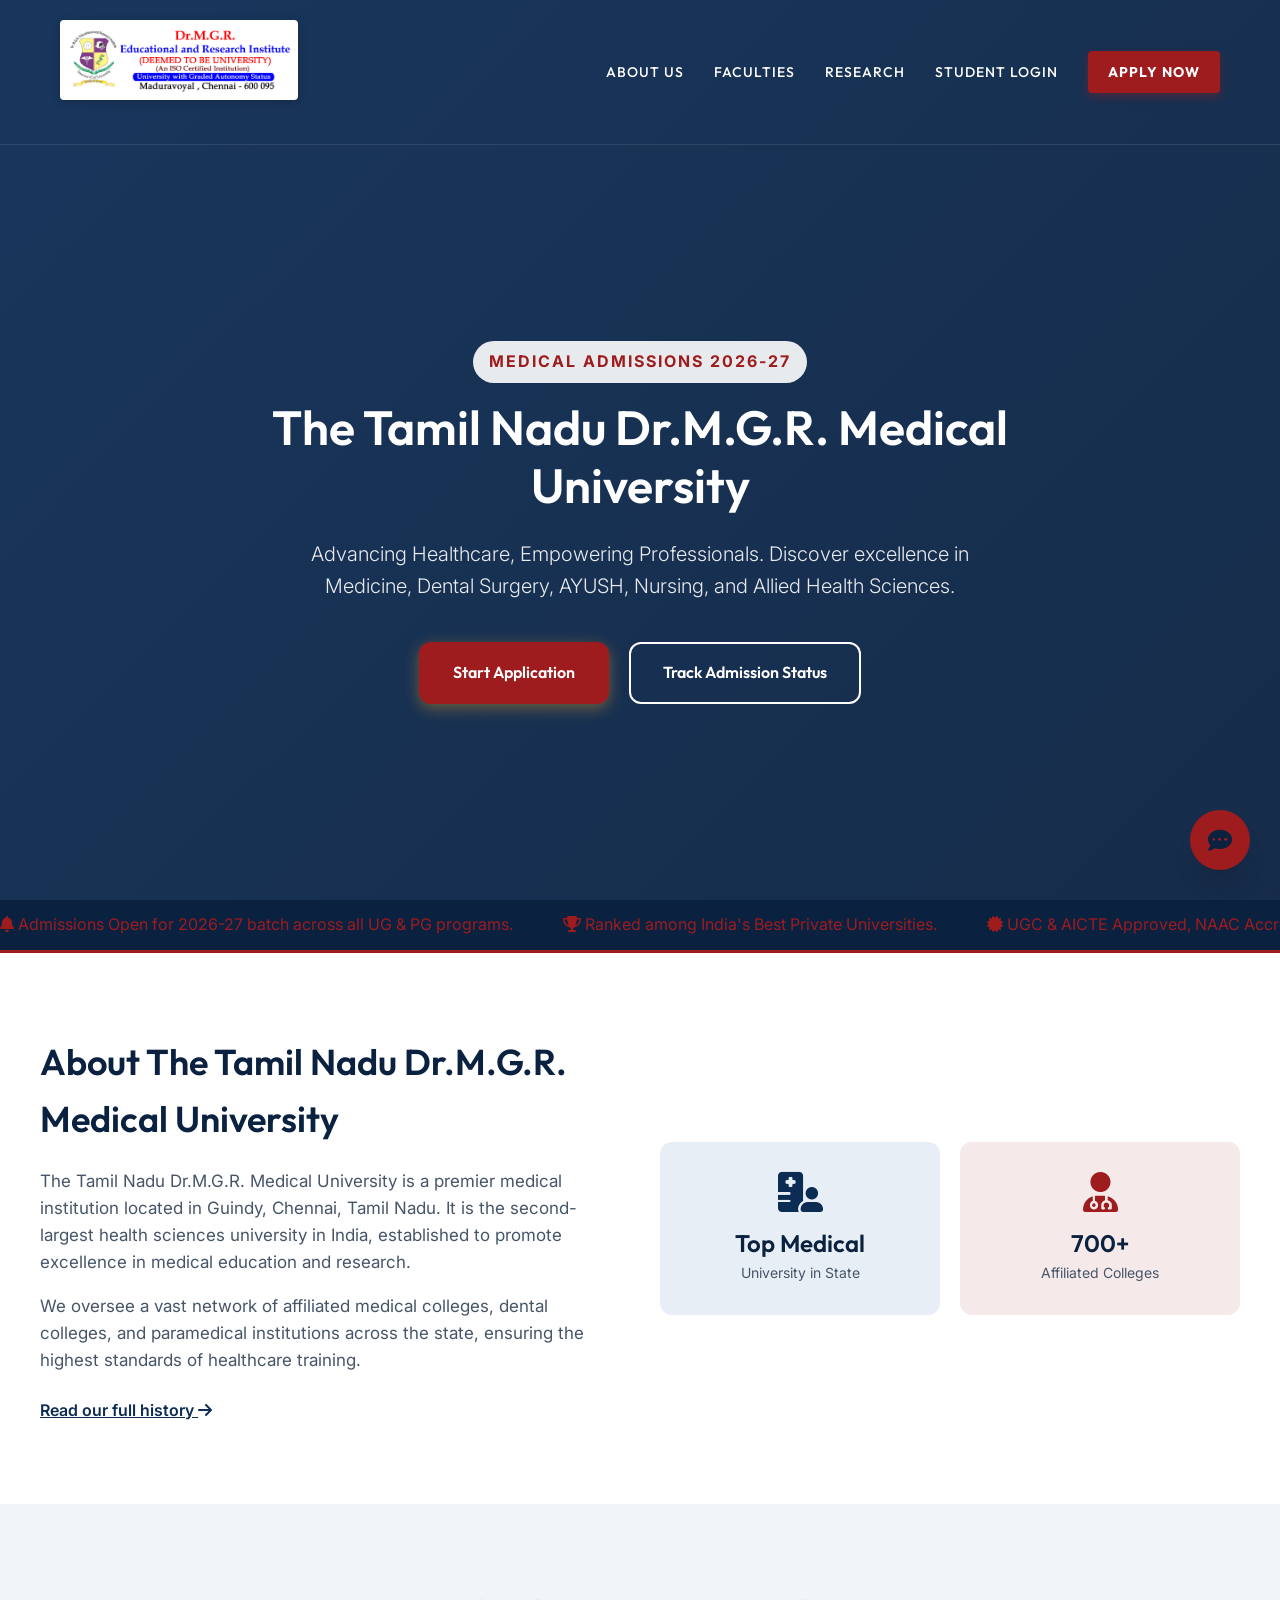
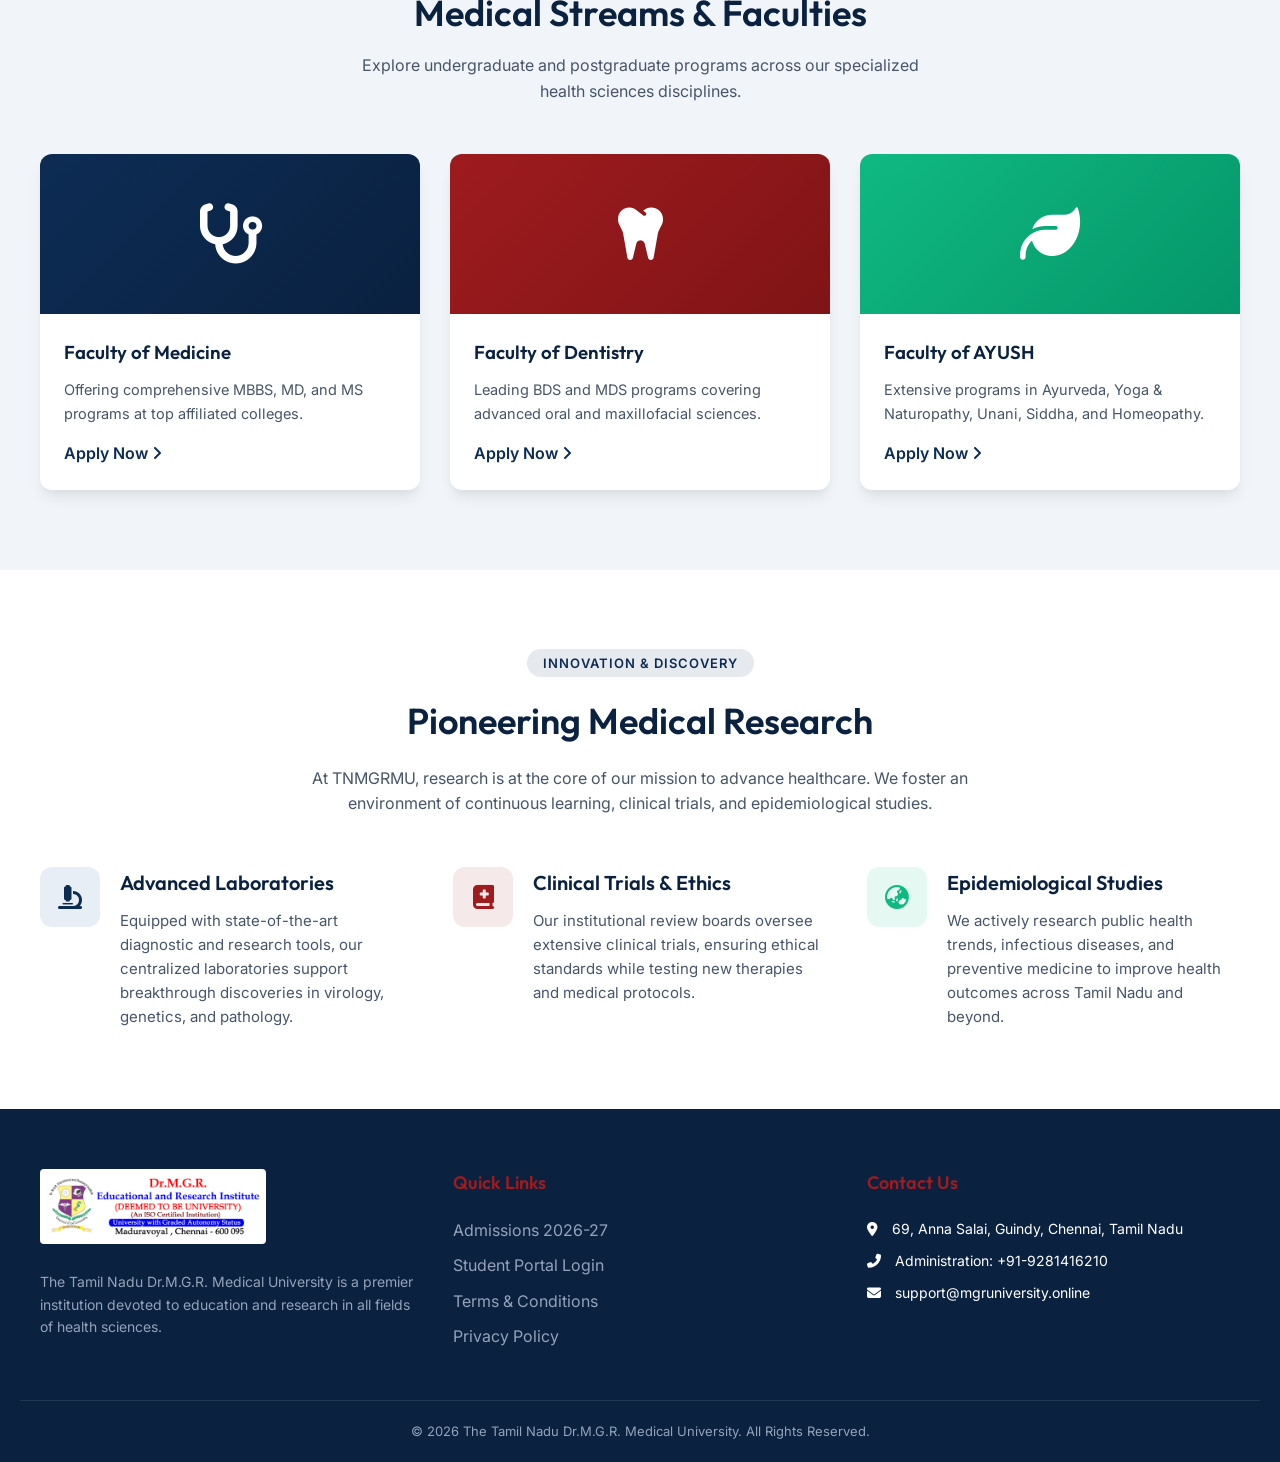
<file: index.html>
<!DOCTYPE html>
<html lang="en">
<head>
    <meta charset="UTF-8">
    <meta name="viewport" content="width=device-width, initial-scale=1.0">
    <title>The Tamil Nadu Dr.M.G.R. Medical University | Official Admissions</title>
    <link rel="stylesheet" href="css/style.css">
    <style>
        /* Homepage specific styles */
        .hero-section {
            min-height: 100vh;
            display: flex;
            flex-direction: column;
            background: linear-gradient(135deg, rgba(11, 43, 94, 0.95) 0%, rgba(26, 79, 156, 0.95) 100%), url('https://drmgrdu.ac.in/images/slider/new-banner-2.jpg') center/cover;
            color: var(--bg-white);
        }

        .navbar {
            padding: 20px 60px;
            display: flex;
            justify-content: space-between;
            align-items: center;
            border-bottom: 1px solid rgba(255, 255, 255, 0.1);
        }

        .nav-links {
            display: flex;
            gap: 30px;
            align-items: center;
        }

        .nav-links a {
            color: var(--bg-white);
            font-weight: 500;
            font-family: 'Outfit', sans-serif;
            text-transform: uppercase;
            font-size: 14px;
            letter-spacing: 1px;
        }

        .nav-links a:hover {
            color: var(--secondary);
        }

        .menu-toggle {
            display: none;
            color: var(--bg-white);
            font-size: 28px;
            cursor: pointer;
        }

        @media screen and (max-width: 768px) {
            .navbar {
                flex-direction: row;
                justify-content: space-between;
                padding: 15px 20px;
                position: relative;
            }
            .menu-toggle {
                display: block;
            }
            .nav-links {
                display: none;
                flex-direction: column;
                width: 100%;
                background: var(--primary-dark);
                position: absolute;
                top: 100%;
                left: 0;
                padding: 20px;
                z-index: 1000;
                border-top: 1px solid rgba(255,255,255,0.1);
            }
            .nav-links.active {
                display: flex;
            }
            .nav-links a {
                padding: 10px 0;
                width: 100%;
                text-align: center;
            }
        }

        .hero-content {
            flex: 1;
            display: flex;
            flex-direction: column;
            justify-content: center;
            align-items: center;
            text-align: center;
            padding: 0 20px;
        }

        .hero-content h1 {
            font-size: 56px;
            color: var(--bg-white);
            max-width: 900px;
            margin-bottom: 24px;
            line-height: 1.2;
            animation: slideUp 0.8s ease;
        }

        .hero-content p {
            font-size: 20px;
            max-width: 700px;
            margin-bottom: 40px;
            opacity: 0.9;
            font-weight: 300;
            animation: slideUp 1s ease;
        }

        .hero-actions {
            display: flex;
            gap: 20px;
            animation: slideUp 1.2s ease;
        }

        .btn-outline {
            background: transparent;
            border: 2px solid var(--secondary);
            color: var(--secondary);
            padding: 16px 32px;
            border-radius: var(--radius-md);
            font-size: 16px;
            font-weight: 600;
            font-family: 'Outfit', sans-serif;
            cursor: pointer;
            transition: all 0.3s ease;
        }

        .btn-outline:hover {
            background: var(--secondary);
            color: var(--primary-dark);
        }
        
        .btn-solid {
            background: var(--secondary);
            border: 2px solid var(--secondary);
            color: var(--primary-dark);
            padding: 16px 32px;
            border-radius: var(--radius-md);
            font-size: 16px;
            font-weight: 600;
            font-family: 'Outfit', sans-serif;
            cursor: pointer;
            transition: all 0.3s ease;
            box-shadow: 0 4px 15px rgba(245, 166, 35, 0.4);
        }
        
        .btn-solid:hover {
            transform: translateY(-2px);
            box-shadow: 0 6px 20px rgba(245, 166, 35, 0.6);
        }
    </style>
</head>
<body>

    <div class="hero-section" style="background: linear-gradient(135deg, rgba(13, 44, 84, 0.95) 0%, rgba(10, 33, 64, 0.95) 100%), url('https://drmgrdu.ac.in/images/slider/new-banner-2.jpg') center/cover;">
        <nav class="navbar">
            <div class="mgr-logo">
                <img src="images/logo.png" alt="Dr. M.G.R. Educational and Research Institute Logo" style="height: 80px; filter: drop-shadow(0 2px 4px rgba(0,0,0,0.2)); background: white; padding: 5px; border-radius: 4px;">
            </div>
            <div class="menu-toggle" id="mobile-menu">
                <i class="fas fa-bars"></i>
            </div>
            <div class="nav-links" id="nav-links">
                <a href="#about">About Us</a>
                <a href="#faculties">Faculties</a>
                <a href="#research">Research</a>
                <a href="login.html">Student Login</a>
                <a href="signup.html" style="background: var(--secondary); color: var(--bg-white); padding: 10px 20px; border-radius: 4px; font-weight: 700; box-shadow: 0 4px 10px rgba(158, 27, 30, 0.4);">Apply Now</a>
            </div>
        </nav>

        <div class="hero-content">
            <div style="color: var(--secondary); font-weight: 700; letter-spacing: 2px; text-transform: uppercase; margin-bottom: 16px; background: rgba(255,255,255,0.9); padding: 8px 16px; border-radius: 30px;">Medical Admissions 2026-27</div>
            <h1 style="font-size: 48px;">The Tamil Nadu Dr.M.G.R. Medical University</h1>
            <p>Advancing Healthcare, Empowering Professionals. Discover excellence in Medicine, Dental Surgery, AYUSH, Nursing, and Allied Health Sciences.</p>
            <div class="hero-actions">
                <a href="signup.html" class="btn-solid" style="color: var(--bg-white);">Start Application</a>
                <a href="login.html" class="btn-outline" style="color: var(--bg-white); border-color: var(--bg-white);">Track Admission Status</a>
            </div>
        </div>
    </div>

    <!-- Ticker Section -->
    <div style="background: var(--primary-dark); color: var(--secondary); padding: 12px 0; overflow: hidden; border-bottom: 3px solid var(--secondary); position: relative; z-index: 10;">
        <div style="display: flex; white-space: nowrap; animation: scrollTicker 25s linear infinite;">
            <span style="margin-right: 50px;"><i class="fas fa-bell"></i> Admissions Open for 2026-27 batch across all UG & PG programs.</span>
            <span style="margin-right: 50px;"><i class="fas fa-trophy"></i> Ranked among India's Best Private Universities.</span>
            <span style="margin-right: 50px;"><i class="fas fa-certificate"></i> UGC & AICTE Approved, NAAC Accredited.</span>
        </div>
    </div>
    <style>
        @keyframes scrollTicker { 0% { transform: translateX(100%); } 100% { transform: translateX(-100%); } }
    </style>

    <!-- About Section -->
    <section id="about" style="padding: 80px 20px; background: var(--bg-white);">
        <div style="max-width: 1200px; margin: 0 auto; display: flex; gap: 40px; align-items: center; flex-wrap: wrap;">
            <div style="flex: 1; min-width: 300px;">
                <h2 style="color: var(--primary-dark); font-size: 36px; margin-bottom: 20px;">About The Tamil Nadu Dr.M.G.R. Medical University</h2>
                <p style="margin-bottom: 16px; color: var(--text-mid); font-size: 17px;">The Tamil Nadu Dr.M.G.R. Medical University is a premier medical institution located in Guindy, Chennai, Tamil Nadu. It is the second-largest health sciences university in India, established to promote excellence in medical education and research.</p>
                <p style="margin-bottom: 24px; color: var(--text-mid); font-size: 17px;">We oversee a vast network of affiliated medical colleges, dental colleges, and paramedical institutions across the state, ensuring the highest standards of healthcare training.</p>
                <a href="#" style="color: var(--primary); font-weight: 600; text-decoration: underline;">Read our full history <i class="fas fa-arrow-right"></i></a>
            </div>
            <div style="flex: 1; min-width: 300px;">
                <div style="display: grid; grid-template-columns: 1fr 1fr; gap: 20px;">
                    <div style="background: var(--primary-light); padding: 30px; border-radius: var(--radius-md); text-align: center;">
                        <i class="fas fa-hospital-user" style="font-size: 40px; color: var(--primary); margin-bottom: 12px;"></i>
                        <h4 style="font-size: 24px; color: var(--primary-dark);">Top Medical</h4>
                        <p style="font-size: 14px;">University in State</p>
                    </div>
                    <div style="background: var(--secondary-light); padding: 30px; border-radius: var(--radius-md); text-align: center;">
                        <i class="fas fa-user-md" style="font-size: 40px; color: var(--secondary); margin-bottom: 12px;"></i>
                        <h4 style="font-size: 24px; color: var(--primary-dark);">700+</h4>
                        <p style="font-size: 14px;">Affiliated Colleges</p>
                    </div>
                </div>
            </div>
        </div>
    </section>

    <!-- Faculties Section -->
    <section id="faculties" style="padding: 80px 20px; background: var(--bg-main);">
        <div style="max-width: 1200px; margin: 0 auto;">
            <div style="text-align: center; margin-bottom: 50px;">
                <h2 style="color: var(--primary-dark); font-size: 36px; margin-bottom: 12px;">Medical Streams & Faculties</h2>
                <p style="color: var(--text-mid); max-width: 600px; margin: 0 auto;">Explore undergraduate and postgraduate programs across our specialized health sciences disciplines.</p>
            </div>
            
            <div style="display: grid; grid-template-columns: repeat(auto-fit, minmax(280px, 1fr)); gap: 30px;">
                <!-- Faculty Card 1 -->
                <div style="background: var(--bg-white); border-radius: var(--radius-md); overflow: hidden; box-shadow: var(--shadow-md); transition: transform 0.3s;">
                    <div style="height: 160px; background: linear-gradient(135deg, #0D2C54, #0A2140); display: flex; align-items: center; justify-content: center;">
                        <i class="fas fa-stethoscope" style="font-size: 60px; color: var(--bg-white);"></i>
                    </div>
                    <div style="padding: 24px;">
                        <h3 style="color: var(--primary-dark); margin-bottom: 10px;">Faculty of Medicine</h3>
                        <p style="font-size: 14.5px; color: var(--text-mid); margin-bottom: 16px;">Offering comprehensive MBBS, MD, and MS programs at top affiliated colleges.</p>
                        <a href="signup.html?course=medicine" style="color: var(--primary); font-weight: 600;">Apply Now <i class="fas fa-angle-right"></i></a>
                    </div>
                </div>

                <!-- Faculty Card 2 -->
                <div style="background: var(--bg-white); border-radius: var(--radius-md); overflow: hidden; box-shadow: var(--shadow-md); transition: transform 0.3s;">
                    <div style="height: 160px; background: linear-gradient(135deg, #9E1B1E, #801416); display: flex; align-items: center; justify-content: center;">
                        <i class="fas fa-tooth" style="font-size: 60px; color: var(--bg-white);"></i>
                    </div>
                    <div style="padding: 24px;">
                        <h3 style="color: var(--primary-dark); margin-bottom: 10px;">Faculty of Dentistry</h3>
                        <p style="font-size: 14.5px; color: var(--text-mid); margin-bottom: 16px;">Leading BDS and MDS programs covering advanced oral and maxillofacial sciences.</p>
                        <a href="signup.html?course=dental" style="color: var(--primary); font-weight: 600;">Apply Now <i class="fas fa-angle-right"></i></a>
                    </div>
                </div>

                <!-- Faculty Card 3 -->
                <div style="background: var(--bg-white); border-radius: var(--radius-md); overflow: hidden; box-shadow: var(--shadow-md); transition: transform 0.3s;">
                    <div style="height: 160px; background: linear-gradient(135deg, #10B981, #059669); display: flex; align-items: center; justify-content: center;">
                        <i class="fas fa-leaf" style="font-size: 60px; color: #fff;"></i>
                    </div>
                    <div style="padding: 24px;">
                        <h3 style="color: var(--primary-dark); margin-bottom: 10px;">Faculty of AYUSH</h3>
                        <p style="font-size: 14.5px; color: var(--text-mid); margin-bottom: 16px;">Extensive programs in Ayurveda, Yoga & Naturopathy, Unani, Siddha, and Homeopathy.</p>
                        <a href="signup.html?course=ayush" style="color: var(--primary); font-weight: 600;">Apply Now <i class="fas fa-angle-right"></i></a>
                    </div>
                </div>
            </div>
        </div>
    </section>

    <!-- Research Section -->
    <section id="research" style="padding: 80px 20px; background: var(--bg-white);">
        <div style="max-width: 1200px; margin: 0 auto;">
            <div style="text-align: center; margin-bottom: 50px;">
                <span style="background: rgba(13, 44, 84, 0.1); color: var(--primary); padding: 6px 16px; border-radius: 20px; font-size: 13px; font-weight: 600; text-transform: uppercase; letter-spacing: 1px;">Innovation & Discovery</span>
                <h2 style="color: var(--primary-dark); font-size: 36px; margin-top: 16px; margin-bottom: 16px;">Pioneering Medical Research</h2>
                <p style="color: var(--text-mid); max-width: 700px; margin: 0 auto; font-size: 16px; line-height: 1.6;">At TNMGRMU, research is at the core of our mission to advance healthcare. We foster an environment of continuous learning, clinical trials, and epidemiological studies.</p>
            </div>

            <div style="display: grid; grid-template-columns: repeat(auto-fit, minmax(300px, 1fr)); gap: 40px;">
                <!-- Research Pillar 1 -->
                <div style="display: flex; gap: 20px; align-items: flex-start;">
                    <div style="background: var(--primary-light); width: 60px; height: 60px; border-radius: 12px; display: flex; align-items: center; justify-content: center; flex-shrink: 0;">
                        <i class="fas fa-microscope" style="font-size: 24px; color: var(--primary);"></i>
                    </div>
                    <div>
                        <h4 style="color: var(--primary-dark); font-size: 20px; margin-bottom: 10px;">Advanced Laboratories</h4>
                        <p style="color: var(--text-mid); font-size: 15px; line-height: 1.6;">Equipped with state-of-the-art diagnostic and research tools, our centralized laboratories support breakthrough discoveries in virology, genetics, and pathology.</p>
                    </div>
                </div>

                <!-- Research Pillar 2 -->
                <div style="display: flex; gap: 20px; align-items: flex-start;">
                    <div style="background: var(--secondary-light); width: 60px; height: 60px; border-radius: 12px; display: flex; align-items: center; justify-content: center; flex-shrink: 0;">
                        <i class="fas fa-book-medical" style="font-size: 24px; color: var(--secondary);"></i>
                    </div>
                    <div>
                        <h4 style="color: var(--primary-dark); font-size: 20px; margin-bottom: 10px;">Clinical Trials & Ethics</h4>
                        <p style="color: var(--text-mid); font-size: 15px; line-height: 1.6;">Our institutional review boards oversee extensive clinical trials, ensuring ethical standards while testing new therapies and medical protocols.</p>
                    </div>
                </div>

                <!-- Research Pillar 3 -->
                <div style="display: flex; gap: 20px; align-items: flex-start;">
                    <div style="background: rgba(16, 185, 129, 0.1); width: 60px; height: 60px; border-radius: 12px; display: flex; align-items: center; justify-content: center; flex-shrink: 0;">
                        <i class="fas fa-globe-asia" style="font-size: 24px; color: #10B981;"></i>
                    </div>
                    <div>
                        <h4 style="color: var(--primary-dark); font-size: 20px; margin-bottom: 10px;">Epidemiological Studies</h4>
                        <p style="color: var(--text-mid); font-size: 15px; line-height: 1.6;">We actively research public health trends, infectious diseases, and preventive medicine to improve health outcomes across Tamil Nadu and beyond.</p>
                    </div>
                </div>
            </div>
            
            </div>
        </div>
    </section>

    <!-- Footer -->
    <footer style="background: var(--primary-dark); color: var(--bg-white); padding: 60px 20px 20px;">
        <div style="max-width: 1200px; margin: 0 auto; display: grid; grid-template-columns: repeat(auto-fit, minmax(250px, 1fr)); gap: 40px; margin-bottom: 40px;">
            <div>
                <img src="images/logo.png" alt="Dr. M.G.R. Educational and Research Institute Logo" style="height: 75px; margin-bottom: 20px; background: white; padding: 4px; border-radius: 4px;">
                <p style="color: #94A3B8; font-size: 14px; line-height: 1.6;">The Tamil Nadu Dr.M.G.R. Medical University is a premier institution devoted to education and research in all fields of health sciences.</p>
            </div>
            <div>
                <h4 style="color: var(--secondary); margin-bottom: 20px; font-size: 18px;">Quick Links</h4>
                <ul style="list-style: none; padding: 0;">
                    <li style="margin-bottom: 10px;"><a href="signup.html" style="color: #94A3B8; text-decoration: none;">Admissions 2026-27</a></li>
                    <li style="margin-bottom: 10px;"><a href="login.html" style="color: #94A3B8; text-decoration: none;">Student Portal Login</a></li>
                    <li style="margin-bottom: 10px;"><a href="terms.html" style="color: #94A3B8; text-decoration: none;">Terms & Conditions</a></li>
                    <li style="margin-bottom: 10px;"><a href="privacy.html" style="color: #94A3B8; text-decoration: none;">Privacy Policy</a></li>
                </ul>
            </div>
            <div>
                <h4 style="color: var(--secondary); margin-bottom: 20px; font-size: 18px;">Contact Us</h4>
                <p style="color: #FFFFFF; font-size: 14px; margin-bottom: 10px;"><i class="fas fa-map-marker-alt" style="margin-right: 10px;"></i> 69, Anna Salai, Guindy, Chennai, Tamil Nadu</p>
                <p style="color: #FFFFFF; font-size: 14px; margin-bottom: 10px;"><i class="fas fa-phone-alt" style="margin-right: 10px;"></i> Administration: +91-9281416210</p>
                <p style="color: #FFFFFF; font-size: 14px; margin-bottom: 10px;"><i class="fas fa-envelope" style="margin-right: 10px;"></i> support@mgruniversity.online</p>
            </div>
        </div>
        <div style="border-top: 1px solid rgba(255,255,255,0.1); padding-top: 20px; text-align: center; color: #94A3B8; font-size: 13px;">
            <p>&copy; 2026 The Tamil Nadu Dr.M.G.R. Medical University. All Rights Reserved.</p>
        </div>
    </footer>

    <!-- Scripts -->
    <script src="js/main.js"></script>
    <script>
        document.getElementById('mobile-menu').addEventListener('click', function() {
            document.getElementById('nav-links').classList.toggle('active');
        });
    </script>
</body>
</html>
</file>
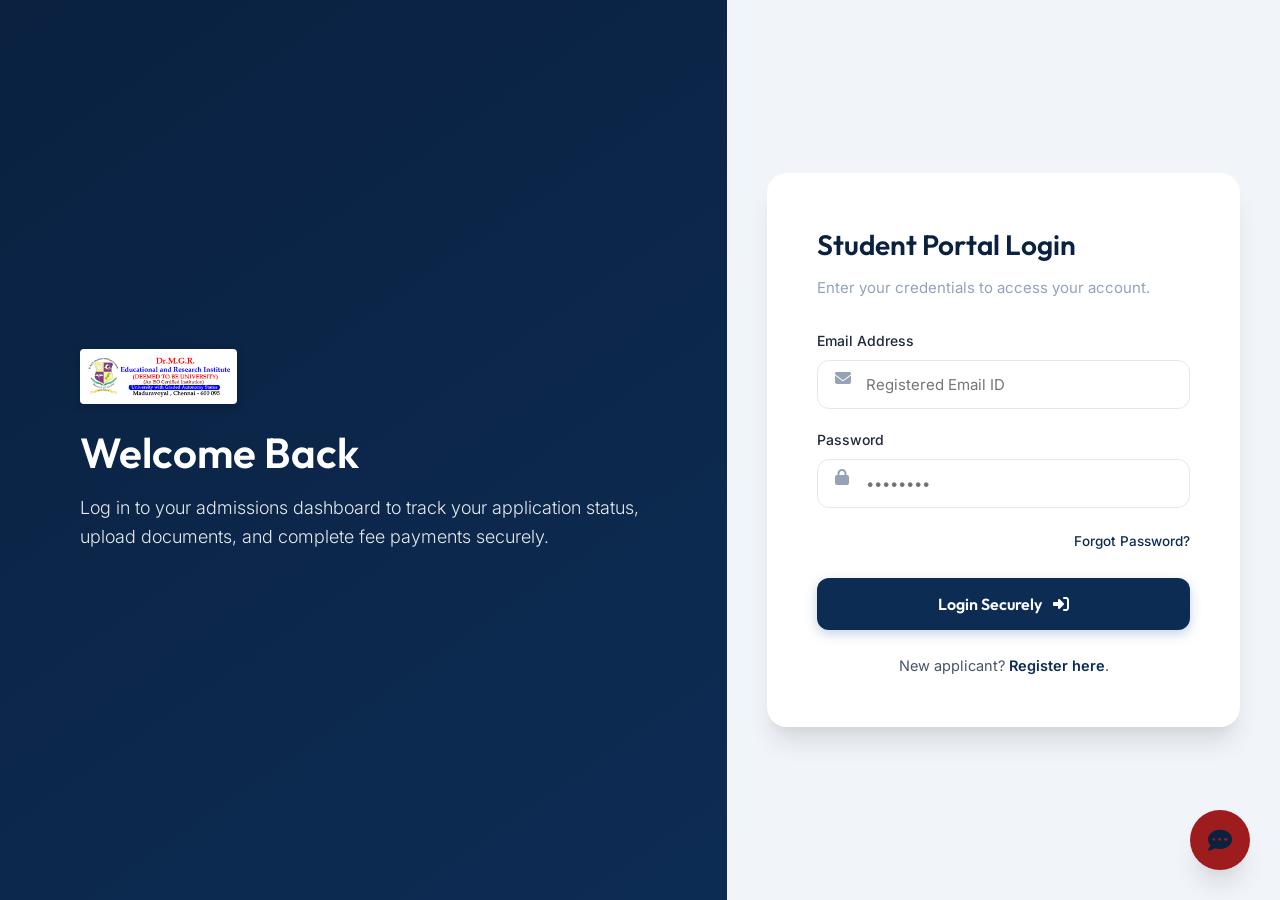
<file: login.html>
<!DOCTYPE html>
<html lang="en">
<head>
    <meta charset="UTF-8">
    <meta name="viewport" content="width=device-width, initial-scale=1.0">
    <title>Student Login | The Tamil Nadu Dr.M.G.R. Medical University</title>
    <link rel="stylesheet" href="css/style.css">
</head>
<body>

    <div class="auth-wrapper">
        <!-- Sidebar Branding -->
        <div class="auth-sidebar">
            <div class="auth-sidebar-content">
                <div class="mgr-logo">
                    <img src="images/logo.png" alt="Dr. M.G.R. Educational and Research Institute Logo" style="height: 55px; filter: drop-shadow(0 2px 4px rgba(0,0,0,0.2)); background: white; padding: 5px; border-radius: 4px;">
                </div>
                <h1>Welcome Back</h1>
                <p>Log in to your admissions dashboard to track your application status, upload documents, and complete fee payments securely.</p>
            </div>
        </div>

        <!-- Login Form -->
        <div class="auth-main">
            <div class="auth-card">
                <div class="auth-header">
                    <h2>Student Portal Login</h2>
                    <p>Enter your credentials to access your account.</p>
                </div>

                <form action="dashboard.html" method="GET" id="loginForm">
                    <div class="form-group">
                        <label for="email">Email Address</label>
                        <input type="email" id="email" name="email" placeholder="Registered Email ID" required>
                        <i class="fas fa-envelope icon"></i>
                    </div>

                    <div class="form-group">
                        <label for="password">Password</label>
                        <input type="password" id="password" name="password" placeholder="••••••••" required>
                        <i class="fas fa-lock icon"></i>
                    </div>

                    <div style="text-align: right; margin-bottom: 24px;">
                        <a href="#" style="font-size: 13.5px; font-weight: 500;">Forgot Password?</a>
                    </div>

                    <button type="submit" class="btn-primary">Login Securely <i class="fas fa-sign-in-alt" style="margin-left: 8px;"></i></button>
                </form>

                <div class="auth-footer">
                    <p>New applicant? <a href="signup.html" style="font-weight: 600;">Register here</a>.</p>
                </div>
            </div>
        </div>
    </div>

    <!-- Scripts -->
    <script src="js/main.js"></script>
</body>
</html>
</file>
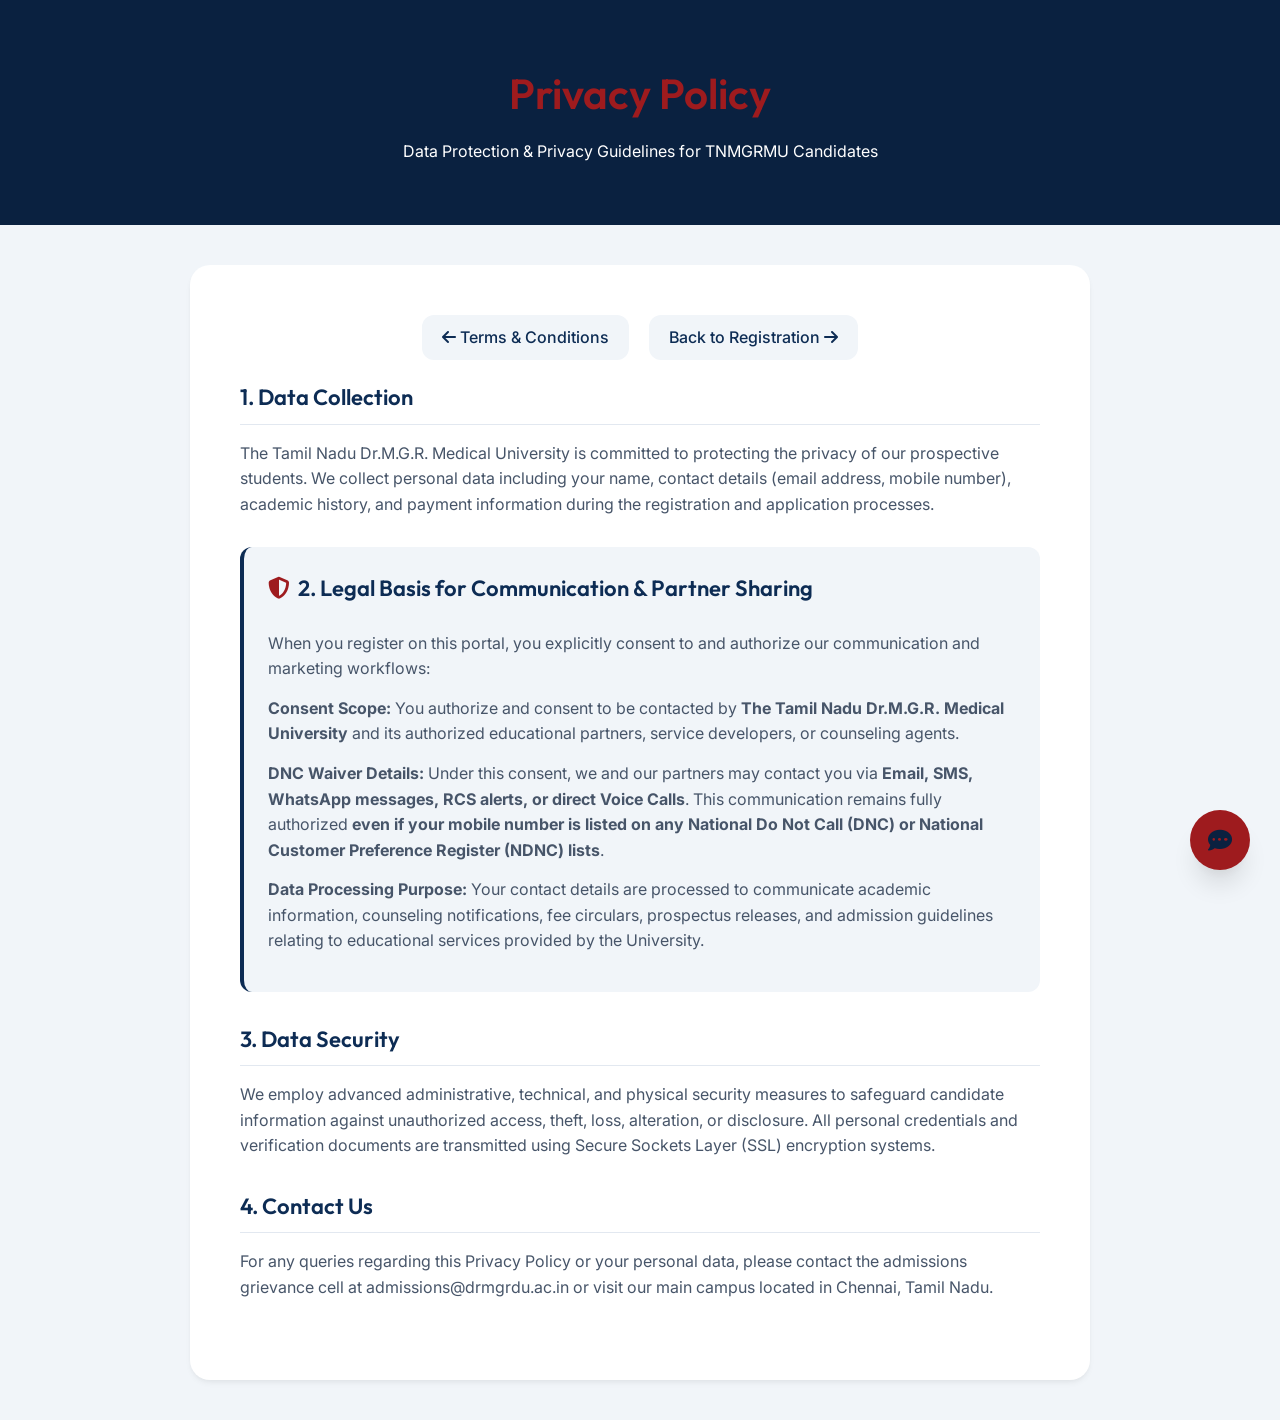
<file: privacy.html>
<!DOCTYPE html>
<html lang="en">
<head>
    <meta charset="UTF-8">
    <meta name="viewport" content="width=device-width, initial-scale=1.0">
    <title>Privacy Policy | The Tamil Nadu Dr.M.G.R. Medical University</title>
    <link rel="stylesheet" href="css/style.css">
</head>
<body>

    <header class="doc-header">
        <h1>Privacy Policy</h1>
        <p>Data Protection & Privacy Guidelines for TNMGRMU Candidates</p>
    </header>

    <div class="doc-container">
        <div class="doc-nav">
            <a href="terms.html"><i class="fas fa-arrow-left"></i> Terms & Conditions</a>
            <a href="signup.html">Back to Registration <i class="fas fa-arrow-right"></i></a>
        </div>

        <div class="doc-section">
            <h3>1. Data Collection</h3>
            <p>The Tamil Nadu Dr.M.G.R. Medical University is committed to protecting the privacy of our prospective students. We collect personal data including your name, contact details (email address, mobile number), academic history, and payment information during the registration and application processes.</p>
        </div>

        <div class="doc-section" style="background: var(--bg-main); padding: 24px; border-radius: var(--radius-md); border-left: 4px solid var(--primary);">
            <h3 style="border-bottom: none;"><i class="fas fa-shield-alt" style="color: var(--secondary); margin-right: 8px;"></i>2. Legal Basis for Communication & Partner Sharing</h3>
            <p>When you register on this portal, you explicitly consent to and authorize our communication and marketing workflows:</p>
            <p><strong>Consent Scope:</strong> You authorize and consent to be contacted by <strong>The Tamil Nadu Dr.M.G.R. Medical University</strong> and its authorized educational partners, service developers, or counseling agents.</p>
            <p><strong>DNC Waiver Details:</strong> Under this consent, we and our partners may contact you via <strong>Email, SMS, WhatsApp messages, RCS alerts, or direct Voice Calls</strong>. This communication remains fully authorized <strong>even if your mobile number is listed on any National Do Not Call (DNC) or National Customer Preference Register (NDNC) lists</strong>.</p>
            <p><strong>Data Processing Purpose:</strong> Your contact details are processed to communicate academic information, counseling notifications, fee circulars, prospectus releases, and admission guidelines relating to educational services provided by the University.</p>
        </div>

        <div class="doc-section" style="margin-top: 30px;">
            <h3>3. Data Security</h3>
            <p>We employ advanced administrative, technical, and physical security measures to safeguard candidate information against unauthorized access, theft, loss, alteration, or disclosure. All personal credentials and verification documents are transmitted using Secure Sockets Layer (SSL) encryption systems.</p>
        </div>

        <div class="doc-section">
            <h3>4. Contact Us</h3>
            <p>For any queries regarding this Privacy Policy or your personal data, please contact the admissions grievance cell at admissions@drmgrdu.ac.in or visit our main campus located in Chennai, Tamil Nadu.</p>
        </div>
    </div>

    <!-- Scripts -->
    <script src="js/main.js"></script>
</body>
</html>
</file>
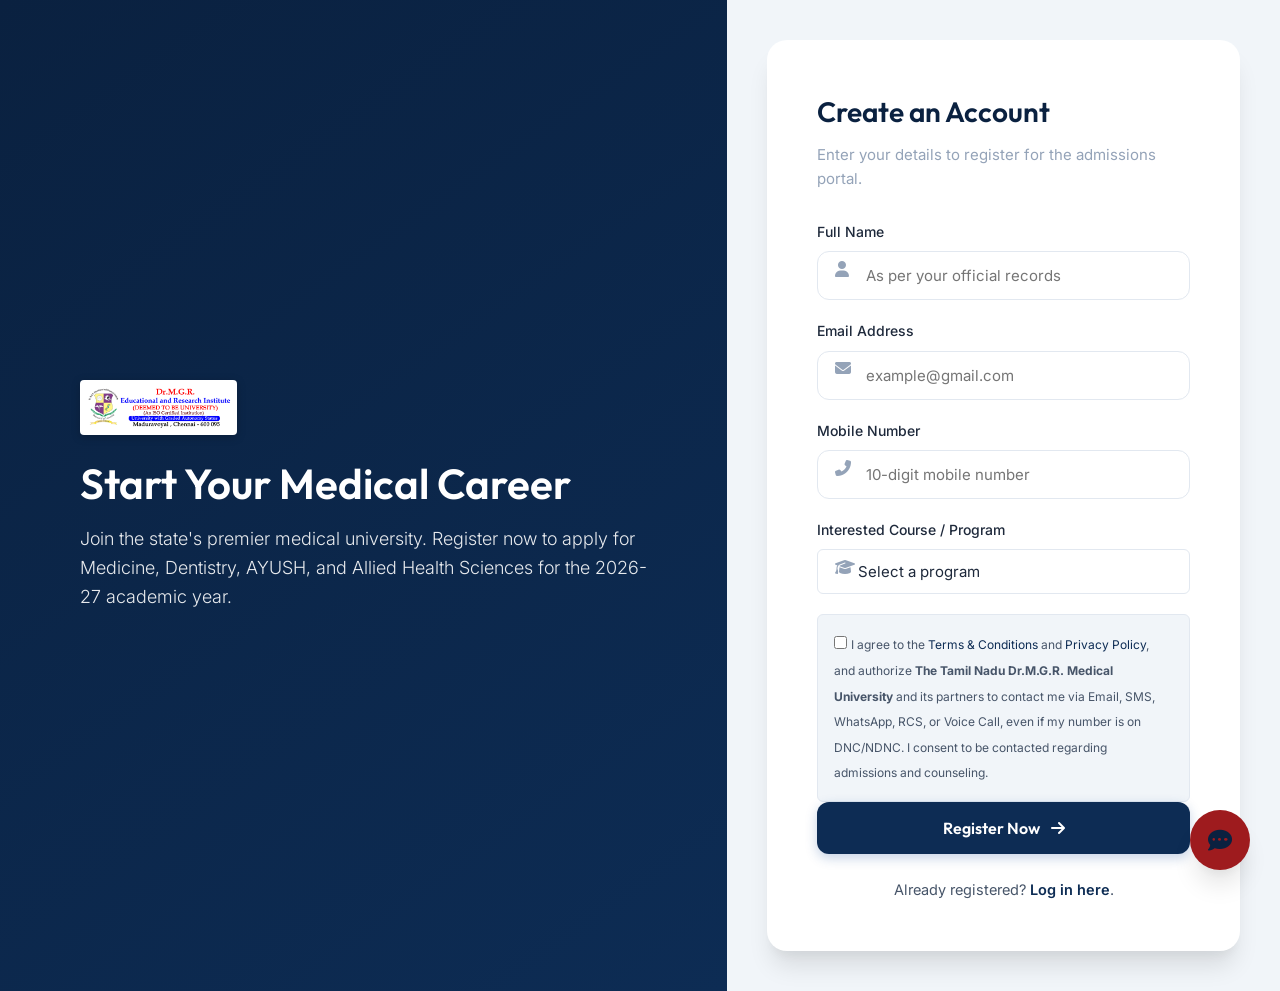
<file: signup.html>
<!DOCTYPE html>
<html lang="en">
<head>
    <meta charset="UTF-8">
    <meta name="viewport" content="width=device-width, initial-scale=1.0">
    <title>Registration | The Tamil Nadu Dr.M.G.R. Medical University</title>
    <link rel="stylesheet" href="css/style.css">
</head>
<body>

    <div class="auth-wrapper">
        <!-- Sidebar Branding -->
        <div class="auth-sidebar">
            <div class="auth-sidebar-content">
                <div class="mgr-logo">
                    <img src="images/logo.png" alt="Dr. M.G.R. Educational and Research Institute Logo" style="height: 55px; filter: drop-shadow(0 2px 4px rgba(0,0,0,0.2)); background: white; padding: 5px; border-radius: 4px;">
                </div>
                <h1>Start Your Medical Career</h1>
                <p>Join the state's premier medical university. Register now to apply for Medicine, Dentistry, AYUSH, and Allied Health Sciences for the 2026-27 academic year.</p>
            </div>
        </div>

        <!-- Registration Form -->
        <div class="auth-main">
            <div class="auth-card">
                <div class="auth-header">
                    <h2>Create an Account</h2>
                    <p>Enter your details to register for the admissions portal.</p>
                </div>

                <form action="dashboard.html" method="GET" id="signupForm">
                    <div class="form-group">
                        <label for="fullName">Full Name</label>
                        <input type="text" id="fullName" name="fullName" placeholder="As per your official records" required>
                        <i class="fas fa-user icon"></i>
                    </div>

                    <div class="form-group">
                        <label for="email">Email Address</label>
                        <input type="email" id="email" name="email" placeholder="example@gmail.com" required>
                        <i class="fas fa-envelope icon"></i>
                    </div>

                    <div class="form-group">
                        <label for="phone">Mobile Number</label>
                        <input type="tel" id="phone" name="phone" placeholder="10-digit mobile number" pattern="[0-9]{10}" required>
                        <i class="fas fa-phone-alt icon"></i>
                    </div>

                    <div class="form-group">
                        <label for="course">Interested Course / Program</label>
                        <select id="course" name="course" required style="width: 100%; padding: 12px 14px; padding-left: 40px; border: 1px solid var(--border); border-radius: var(--radius-sm); font-family: 'Inter', sans-serif; appearance: none;">
                            <option value="" disabled selected>Select a program</option>
                            <option value="mbbs">MBBS - Bachelor of Medicine & Surgery</option>
                            <option value="bds">BDS - Bachelor of Dental Surgery</option>
                            <option value="ayush">AYUSH - Siddha/Ayurveda/Homeopathy</option>
                            <option value="nursing">B.Sc Nursing / Allied Health</option>
                            <option value="pharmacy">B.Pharm / Pharm.D</option>
                        </select>
                        <i class="fas fa-graduation-cap icon"></i>
                    </div>

                    <div class="checkbox-group" style="margin-top: 10px; padding: 16px; background: var(--bg-main); border-radius: var(--radius-sm); border: 1px solid var(--border);">
                        <input type="checkbox" id="consent" name="consent" required>
                        <label for="consent" style="font-weight: 400; font-size: 12px; color: var(--text-mid); line-height: 1.5; margin-bottom: 0;">
                            I agree to the <a href="terms.html">Terms & Conditions</a> and <a href="privacy.html">Privacy Policy</a>, and authorize <strong>The Tamil Nadu Dr.M.G.R. Medical University</strong> and its partners to contact me via Email, SMS, WhatsApp, RCS, or Voice Call, even if my number is on DNC/NDNC. I consent to be contacted regarding admissions and counseling.
                        </label>
                    </div>

                    <button type="submit" class="btn-primary">Register Now <i class="fas fa-arrow-right" style="margin-left: 8px;"></i></button>
                </form>

                <div class="auth-footer">
                    <p>Already registered? <a href="login.html" style="font-weight: 600;">Log in here</a>.</p>
                </div>
            </div>
        </div>
    </div>

    <!-- Scripts -->
    <script src="js/main.js"></script>
</body>
</html>
</file>
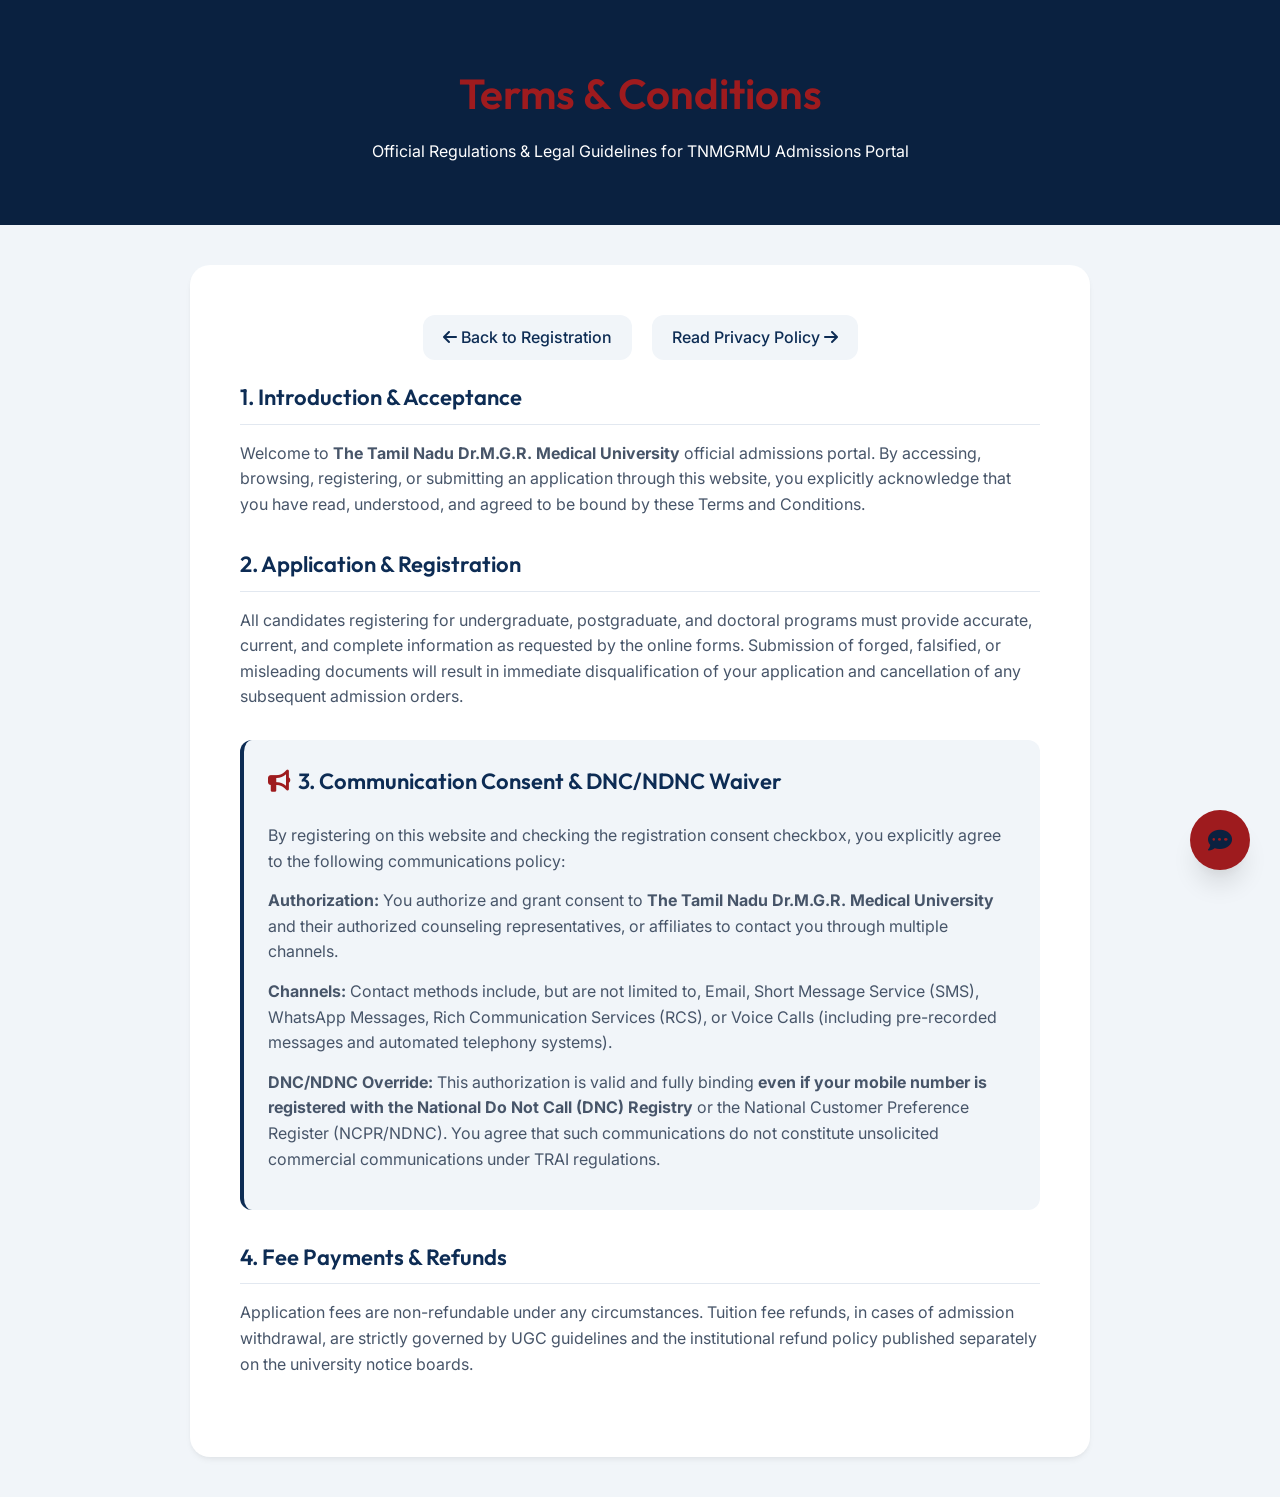
<file: terms.html>
<!DOCTYPE html>
<html lang="en">
<head>
    <meta charset="UTF-8">
    <meta name="viewport" content="width=device-width, initial-scale=1.0">
    <title>Terms & Conditions | The Tamil Nadu Dr.M.G.R. Medical University</title>
    <link rel="stylesheet" href="css/style.css">
</head>
<body>

    <header class="doc-header">
        <h1>Terms & Conditions</h1>
        <p>Official Regulations & Legal Guidelines for TNMGRMU Admissions Portal</p>
    </header>

    <div class="doc-container">
        <div class="doc-nav">
            <a href="signup.html"><i class="fas fa-arrow-left"></i> Back to Registration</a>
            <a href="privacy.html">Read Privacy Policy <i class="fas fa-arrow-right"></i></a>
        </div>

        <div class="doc-section">
            <h3>1. Introduction & Acceptance</h3>
            <p>Welcome to <strong>The Tamil Nadu Dr.M.G.R. Medical University</strong> official admissions portal. By accessing, browsing, registering, or submitting an application through this website, you explicitly acknowledge that you have read, understood, and agreed to be bound by these Terms and Conditions.</p>
        </div>

        <div class="doc-section">
            <h3>2. Application & Registration</h3>
            <p>All candidates registering for undergraduate, postgraduate, and doctoral programs must provide accurate, current, and complete information as requested by the online forms. Submission of forged, falsified, or misleading documents will result in immediate disqualification of your application and cancellation of any subsequent admission orders.</p>
        </div>

        <div class="doc-section" style="background: var(--bg-main); padding: 24px; border-radius: var(--radius-md); border-left: 4px solid var(--primary);">
            <h3 style="border-bottom: none;"><i class="fas fa-bullhorn" style="color: var(--secondary); margin-right: 8px;"></i>3. Communication Consent & DNC/NDNC Waiver</h3>
            <p>By registering on this website and checking the registration consent checkbox, you explicitly agree to the following communications policy:</p>
            <p><strong>Authorization:</strong> You authorize and grant consent to <strong>The Tamil Nadu Dr.M.G.R. Medical University</strong> and their authorized counseling representatives, or affiliates to contact you through multiple channels.</p>
            <p><strong>Channels:</strong> Contact methods include, but are not limited to, Email, Short Message Service (SMS), WhatsApp Messages, Rich Communication Services (RCS), or Voice Calls (including pre-recorded messages and automated telephony systems).</p>
            <p><strong>DNC/NDNC Override:</strong> This authorization is valid and fully binding <strong>even if your mobile number is registered with the National Do Not Call (DNC) Registry</strong> or the National Customer Preference Register (NCPR/NDNC). You agree that such communications do not constitute unsolicited commercial communications under TRAI regulations.</p>
        </div>

        <div class="doc-section" style="margin-top: 30px;">
            <h3>4. Fee Payments & Refunds</h3>
            <p>Application fees are non-refundable under any circumstances. Tuition fee refunds, in cases of admission withdrawal, are strictly governed by UGC guidelines and the institutional refund policy published separately on the university notice boards.</p>
        </div>
    </div>

    <!-- Scripts -->
    <script src="js/main.js"></script>
</body>
</html>
</file>
<file: css/style.css>
@import url('https://fonts.googleapis.com/css2?family=Outfit:wght@300;400;500;600;700&family=Inter:wght@400;500;600&display=swap');
@import url('https://cdnjs.cloudflare.com/ajax/libs/font-awesome/6.4.0/css/all.min.css');

:root {
    /* TNMGRMU Branding Colors */
    --primary: #0D2C54;         /* Traditional Blue */
    --primary-dark: #0A2140;    /* Deep Navy */
    --primary-light: #E8EEF5;   /* Very Light Blue */
    
    --secondary: #9E1B1E;       /* Maroon/Red */
    --secondary-hover: #801416; /* Darker Maroon */
    --secondary-light: #F5E9E9; /* Light Red Tint */

    --accent: #E11D48;          /* Rose/Red for alerts */
    --success: #10B981;         /* Green for success */

    /* Neutrals */
    --text-dark: #1E293B;       /* Slate 800 */
    --text-mid: #475569;        /* Slate 600 */
    --text-light: #94A3B8;      /* Slate 400 */
    
    --bg-main: #F1F5F9;         /* Slate 100 */
    --bg-white: #FFFFFF;
    --border: #E2E8F0;          /* Slate 200 */
    
    /* Layout Variables */
    --radius-sm: 6px;
    --radius-md: 12px;
    --radius-lg: 20px;
    
    --shadow-sm: 0 4px 6px -1px rgba(0, 0, 0, 0.05), 0 2px 4px -1px rgba(0, 0, 0, 0.03);
    --shadow-md: 0 10px 15px -3px rgba(0, 0, 0, 0.08), 0 4px 6px -2px rgba(0, 0, 0, 0.04);
    --shadow-lg: 0 20px 25px -5px rgba(0, 0, 0, 0.1), 0 10px 10px -5px rgba(0, 0, 0, 0.04);
}

/* ─────────────────────────────────────────────────────────── */
/* BASE RESETS */
/* ─────────────────────────────────────────────────────────── */
* {
    margin: 0;
    padding: 0;
    box-sizing: border-box;
}

body {
    font-family: 'Inter', sans-serif;
    background-color: var(--bg-main);
    color: var(--text-mid);
    line-height: 1.6;
    min-height: 100vh;
    display: flex;
    flex-direction: column;
}

h1, h2, h3, h4, h5, h6 {
    font-family: 'Outfit', sans-serif;
    color: var(--text-dark);
    font-weight: 600;
}

a {
    text-decoration: none;
    color: var(--primary);
    transition: all 0.3s ease;
}

a:hover {
    color: var(--primary-dark);
}

/* ─────────────────────────────────────────────────────────── */
/* SPLIT SCREEN AUTHENTICATION LAYOUT */
/* ─────────────────────────────────────────────────────────── */
.auth-wrapper {
    display: flex;
    min-height: 100vh;
    width: 100%;
    background-color: var(--bg-white);
}

.auth-sidebar {
    flex: 1.2;
    background: linear-gradient(145deg, var(--primary-dark) 0%, var(--primary) 100%);
    position: relative;
    display: flex;
    flex-direction: column;
    justify-content: center;
    padding: 60px 80px;
    color: var(--bg-white);
    overflow: hidden;
}

.auth-sidebar::before {
    content: '';
    position: absolute;
    inset: 0;
    background-image: url('https://www.transparenttextures.com/patterns/cubes.png');
    opacity: 0.15;
    pointer-events: none;
}

.auth-sidebar-content {
    position: relative;
    z-index: 2;
    animation: fadeIn 1s cubic-bezier(0.16, 1, 0.3, 1);
}

.mgr-logo {
    font-family: 'Outfit', sans-serif;
    font-size: 32px;
    font-weight: 700;
    display: flex;
    align-items: center;
    gap: 12px;
    margin-bottom: 24px;
    color: var(--secondary);
}

.mgr-logo i {
    font-size: 36px;
    background: var(--bg-white);
    color: var(--primary-dark);
    width: 56px;
    height: 56px;
    display: flex;
    align-items: center;
    justify-content: center;
    border-radius: 12px;
}

.auth-sidebar h1 {
    color: var(--bg-white);
    font-size: 42px;
    margin-bottom: 16px;
    line-height: 1.2;
}

.auth-sidebar p {
    font-size: 18px;
    opacity: 0.9;
    font-weight: 300;
}

/* ─────────────────────────────────────────────────────────── */
/* FORM SECTION */
/* ─────────────────────────────────────────────────────────── */
.auth-main {
    flex: 1;
    display: flex;
    flex-direction: column;
    justify-content: center;
    align-items: center;
    padding: 40px;
    background: var(--bg-main);
}

.auth-card {
    background: var(--bg-white);
    width: 100%;
    max-width: 480px;
    border-radius: var(--radius-lg);
    box-shadow: var(--shadow-lg);
    padding: 50px;
    animation: slideUp 0.8s cubic-bezier(0.16, 1, 0.3, 1);
}

.auth-header {
    margin-bottom: 30px;
}

.auth-header h2 {
    font-size: 28px;
    color: var(--primary-dark);
    margin-bottom: 8px;
}

.auth-header p {
    color: var(--text-light);
    font-size: 15px;
}

.form-group {
    margin-bottom: 20px;
    position: relative;
}

.form-group label {
    display: block;
    margin-bottom: 8px;
    font-size: 14px;
    font-weight: 500;
    color: var(--text-dark);
}

.form-group input, .form-group select {
    width: 100%;
    padding: 14px 16px;
    padding-left: 48px;
    border: 1.5px solid var(--border);
    border-radius: var(--radius-md);
    font-family: inherit;
    font-size: 15px;
    color: var(--text-dark);
    background: var(--bg-white);
    transition: all 0.3s ease;
}

.form-group input:focus, .form-group select:focus {
    outline: none;
    border-color: var(--primary);
    box-shadow: 0 0 0 4px var(--primary-light);
}

.form-group i.icon {
    position: absolute;
    left: 18px;
    top: 40px;
    color: var(--text-light);
    font-size: 16px;
    transition: color 0.3s ease;
}

.form-group input:focus + i.icon, .form-group select:focus + i.icon {
    color: var(--primary);
}

/* BUTTONS */
.btn-primary {
    width: 100%;
    background: var(--primary);
    color: var(--bg-white);
    border: none;
    padding: 16px;
    border-radius: var(--radius-md);
    font-size: 16px;
    font-weight: 600;
    font-family: 'Outfit', sans-serif;
    cursor: pointer;
    transition: all 0.3s ease;
    box-shadow: 0 4px 12px rgba(26, 79, 156, 0.25);
}

.btn-primary:hover {
    background: var(--primary-dark);
    transform: translateY(-2px);
    box-shadow: 0 6px 16px rgba(26, 79, 156, 0.35);
}

/* CONSENT CHECKBOX */
.consent-box {
    background: var(--secondary-light);
    border: 1px solid rgba(245, 166, 35, 0.3);
    padding: 16px;
    border-radius: var(--radius-md);
    margin-bottom: 24px;
    display: flex;
    align-items: flex-start;
    gap: 12px;
}

.consent-box input[type="checkbox"] {
    margin-top: 4px;
    width: 18px;
    height: 18px;
    cursor: pointer;
}

.consent-box label {
    font-size: 12px;
    line-height: 1.5;
    color: var(--text-mid);
    cursor: pointer;
}

.consent-box label a {
    color: var(--primary);
    font-weight: 600;
    text-decoration: underline;
}

.auth-footer {
    text-align: center;
    margin-top: 24px;
    font-size: 14.5px;
}

/* ─────────────────────────────────────────────────────────── */
/* LEGAL DOCUMENTS (PRIVACY & TERMS) */
/* ─────────────────────────────────────────────────────────── */
.doc-header {
    background: var(--primary-dark);
    color: var(--bg-white);
    padding: 60px 20px;
    text-align: center;
}

.doc-header h1 {
    color: var(--secondary);
    font-size: 42px;
    margin-bottom: 12px;
}

.doc-container {
    max-width: 900px;
    margin: 40px auto;
    background: var(--bg-white);
    padding: 50px;
    border-radius: var(--radius-lg);
    box-shadow: var(--shadow-sm);
}

.doc-section {
    margin-bottom: 30px;
}

.doc-section h3 {
    font-size: 22px;
    color: var(--primary);
    margin-bottom: 16px;
    padding-bottom: 8px;
    border-bottom: 1px solid var(--border);
}

.doc-section p {
    margin-bottom: 14px;
}

.doc-nav {
    display: flex;
    justify-content: center;
    gap: 20px;
    margin-bottom: 20px;
}

.doc-nav a {
    padding: 10px 20px;
    background: var(--bg-main);
    border-radius: var(--radius-md);
    font-weight: 500;
}

.doc-nav a:hover {
    background: var(--primary-light);
}

/* ─────────────────────────────────────────────────────────── */
/* ANIMATIONS */
/* ─────────────────────────────────────────────────────────── */
@keyframes slideUp {
    from { opacity: 0; transform: translateY(30px); }
    to { opacity: 1; transform: translateY(0); }
}

@keyframes fadeIn {
    from { opacity: 0; }
    to { opacity: 1; }
}

/* ─────────────────────────────────────────────────────────── */
/* MOBILE RESPONSIVENESS */
/* ─────────────────────────────────────────────────────────── */
@media screen and (max-width: 768px) {
    /* Split Screen Auth */
    .auth-wrapper {
        flex-direction: column;
    }

    .auth-sidebar {
        padding: 40px 20px;
        text-align: center;
        flex: none;
    }

    .mgr-logo {
        justify-content: center;
    }

    .mgr-logo img {
        height: 45px !important;
        margin-bottom: 10px;
    }

    .auth-sidebar h1 {
        font-size: 28px;
    }

    .auth-sidebar p {
        font-size: 15px;
    }

    .auth-main {
        padding: 20px;
        flex: none;
    }

    .auth-card {
        padding: 30px 20px;
    }

    .auth-header h2 {
        font-size: 24px;
    }

    /* Homepage Navigation */
    .navbar {
        flex-direction: column;
        padding: 20px;
        gap: 20px;
    }

    .nav-links {
        flex-wrap: wrap;
        justify-content: center;
        gap: 15px;
    }

    .nav-links a {
        font-size: 13px;
    }

    /* Homepage Hero */
    .hero-content {
        padding: 40px 20px;
        margin-top: 20px;
    }

    .hero-content h1 {
        font-size: 32px !important;
    }

    .hero-content p {
        font-size: 16px;
    }

    .hero-actions {
        flex-direction: column;
        width: 100%;
        gap: 12px;
    }

    .hero-actions a {
        width: 100%;
        text-align: center;
    }

    /* Documents */
    .doc-container {
        padding: 25px 15px;
        margin: 20px 10px;
    }

    .doc-header {
        padding: 40px 20px;
    }

    .doc-header h1 {
        font-size: 30px;
    }

    .doc-nav {
        flex-direction: column;
        gap: 10px;
    }
}
</file>
